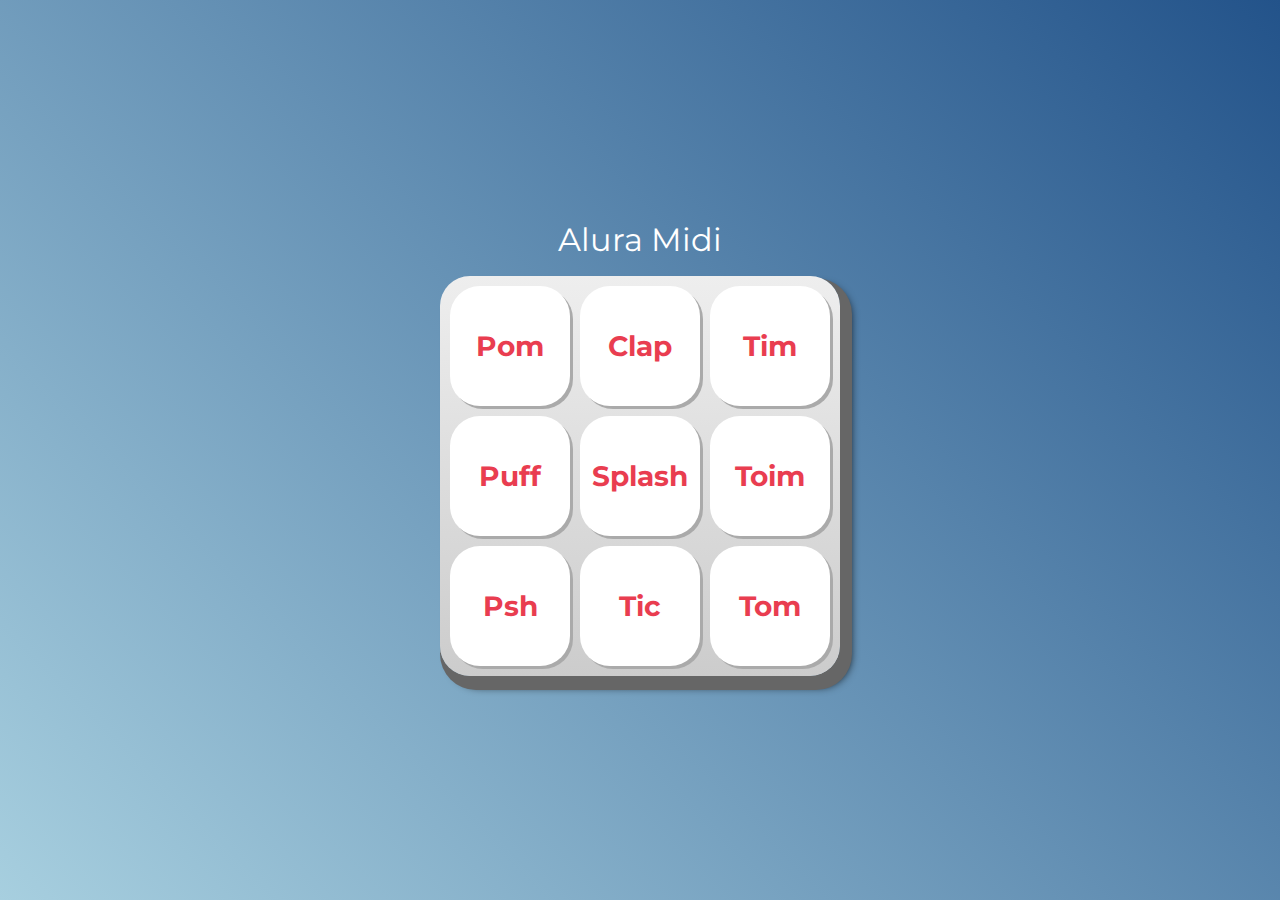
<file: alura aula01/index.html>
<!DOCTYPE html>
<html lang="pt-BR">
<head>
    <meta charset="UTF-8">
    <meta http-equiv="X-UA-Compatible" content="IE=edge">
    <meta name="viewport" content="width=device-width, initial-scale=1.0">

    <title>Alura MIDI</title>

    <link rel="preconnect" href="https://fonts.googleapis.com">
    <link rel="preconnect" href="https://fonts.gstatic.com" crossorigin>
    <link href="https://fonts.googleapis.com/css2?family=Montserrat:wght@500;600&display=swap" rel="stylesheet">

    <link rel="icon" type="image/png" href="images/bateria.png">
    <link rel="stylesheet" href="css/reset.css">
    <link rel="stylesheet" href="css/estilos.css">

    <script src="main.js"></script>

</head>
<body>

    <h1>Alura Midi</h1>

    <section class="teclado">
        <button class="tecla tecla_pom" onclick="clicar()">Pom</button>
        <button class="tecla tecla_clap" onclick="clap()">Clap</button>
        <button class="tecla tecla_tim">Tim</button>

        <button class="tecla tecla_puff">Puff</button>
        <button class="tecla tecla_splash">Splash</button>
        <button class="tecla tecla_toim">Toim</button>

        <button class="tecla tecla_psh">Psh</button>
        <button class="tecla tecla_tic">Tic</button>
        <button class="tecla tecla_tom">Tom</button>
    </section>

    <audio src="sounds/keyq.wav" id="som_tecla_pom"></audio>
    <audio src="sounds/keyw.wav" id="som_tecla_clap"></audio>
    <audio src="sounds/keye.wav" id="som_tecla_tim"></audio>
    <audio src="sounds/keya.wav" id="som_tecla_puff"></audio>
    <audio src="sounds/keys.wav" id="som_tecla_splash"></audio>
    <audio src="sounds/keyd.wav" id="som_tecla_toim"></audio>
    <audio src="sounds/keyz.wav" id="som_tecla_psh"></audio>
    <audio src="sounds/keyx.wav" id="som_tecla_tic"></audio>
    <audio src="sounds/keyc.wav" id="som_tecla_tom"></audio>

</body>
</html>
</file>
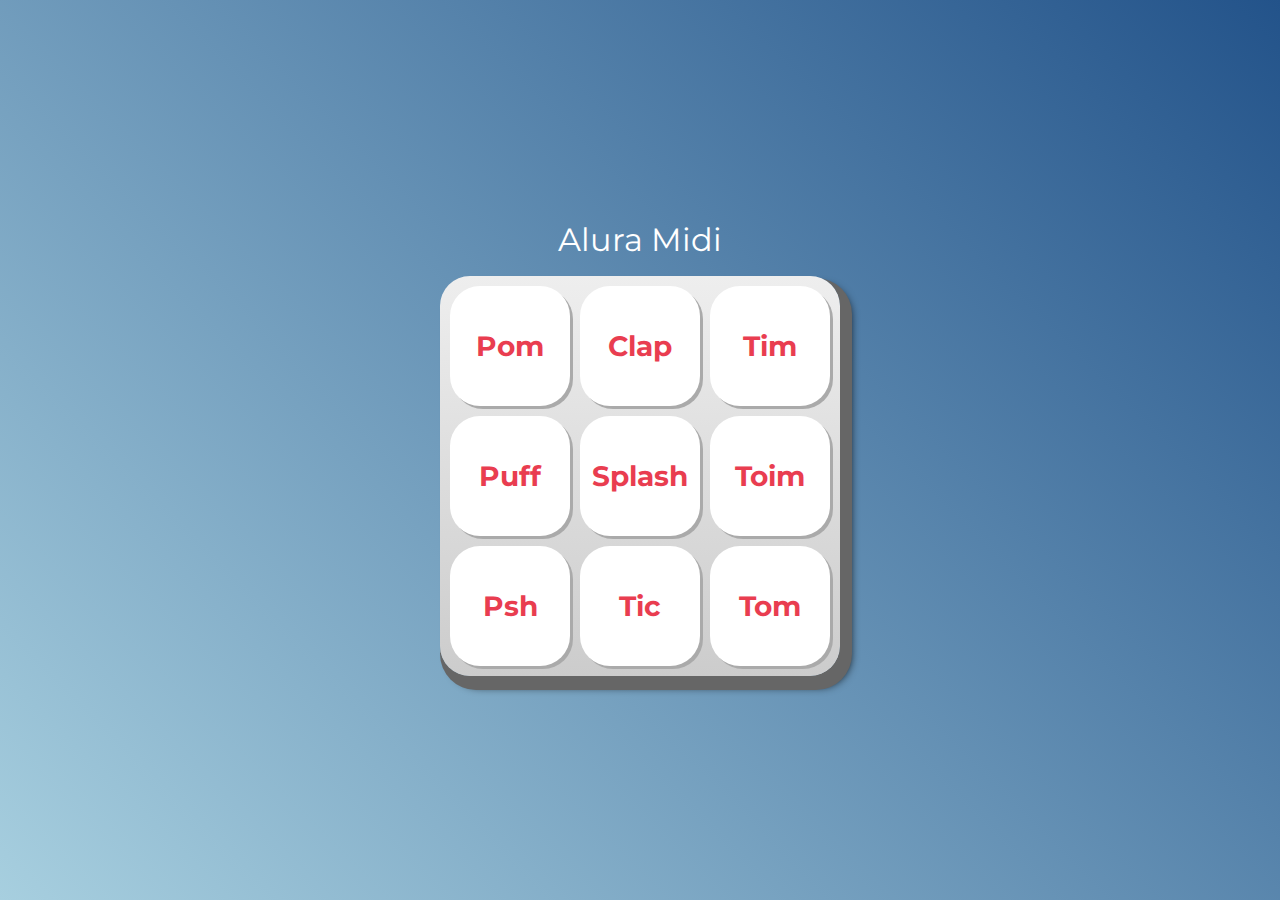
<file: alura aula02/index.html>
<!DOCTYPE html>
<html lang="pt-BR">
<head>
    <meta charset="UTF-8">
    <meta http-equiv="X-UA-Compatible" content="IE=edge">
    <meta name="viewport" content="width=device-width, initial-scale=1.0">

    <title>Alura MIDI</title>

    <link rel="preconnect" href="https://fonts.googleapis.com">
    <link rel="preconnect" href="https://fonts.gstatic.com" crossorigin>
    <link href="https://fonts.googleapis.com/css2?family=Montserrat:wght@500;600&display=swap" rel="stylesheet">

    <link rel="icon" type="image/png" href="images/bateria.png">
    <link rel="stylesheet" href="css/reset.css">
    <link rel="stylesheet" href="css/estilos.css">

</head>
<body>

    <h1>Alura Midi</h1>

    <section class="teclado">
        <button class="tecla tecla_pom" onclick="tocasom()">Pom</button>
        <button class="tecla tecla_clap">Clap</button>
        <button class="tecla tecla_tim">Tim</button>

        <button class="tecla tecla_puff">Puff</button>
        <button class="tecla tecla_splash">Splash</button>
        <button class="tecla tecla_toim">Toim</button>

        <button class="tecla tecla_psh">Psh</button>
        <button class="tecla tecla_tic">Tic</button>
        <button class="tecla tecla_tom">Tom</button>
    </section>

    <audio src="sounds/keyq.wav" id="som_tecla_pom"></audio>
    <audio src="sounds/keyw.wav" id="som_tecla_clap"></audio>
    <audio src="sounds/keye.wav" id="som_tecla_tim"></audio>
    <audio src="sounds/keya.wav" id="som_tecla_puff"></audio>
    <audio src="sounds/keys.wav" id="som_tecla_splash"></audio>
    <audio src="sounds/keyd.wav" id="som_tecla_toim"></audio>
    <audio src="sounds/keyz.wav" id="som_tecla_psh"></audio>
    <audio src="sounds/keyx.wav" id="som_tecla_tic"></audio>
    <audio src="sounds/keyc.wav" id="som_tecla_tom"></audio>

    <script src="main.js"></script>

</body>
</html>
</file>
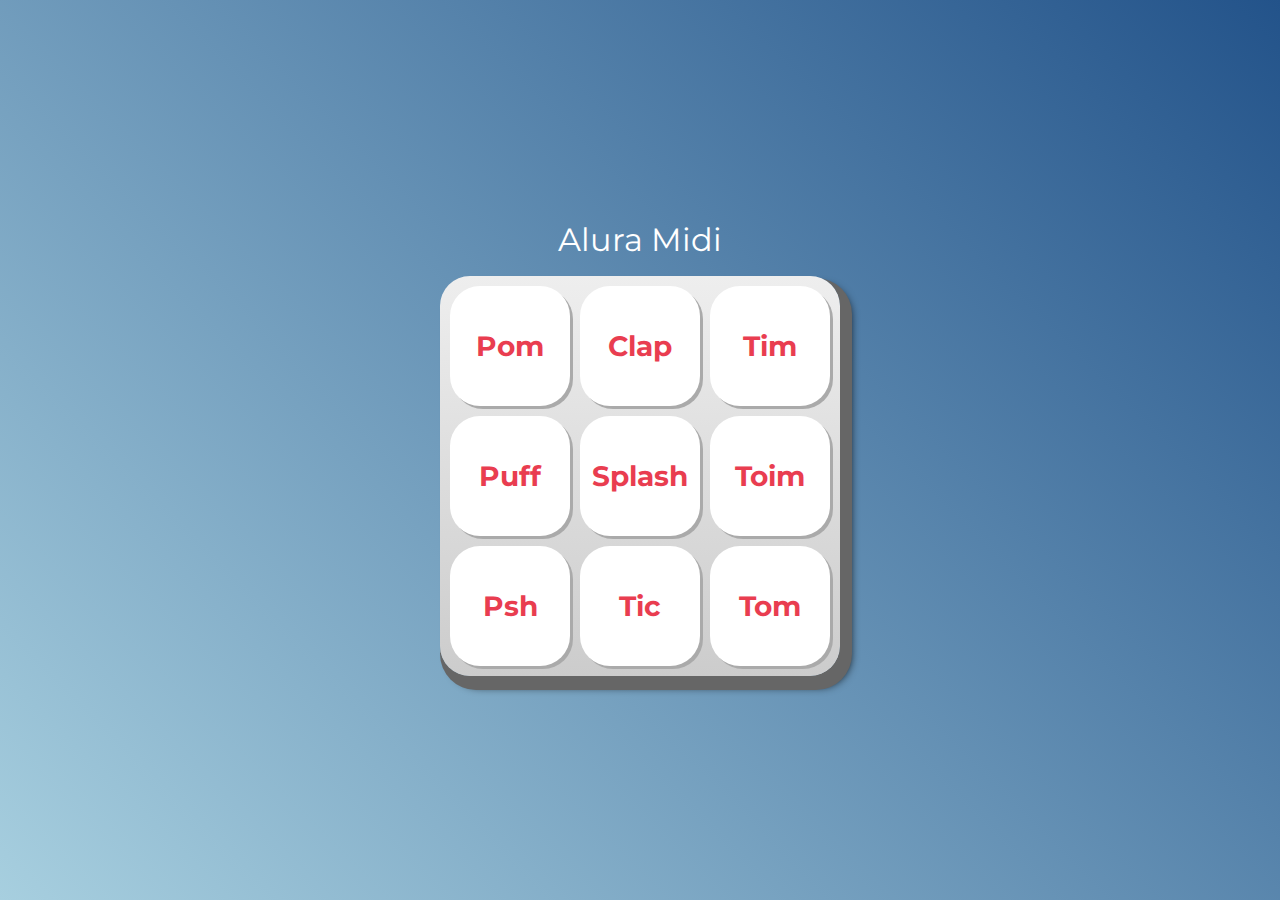
<file: alura aula03/index.html>
<!DOCTYPE html>
<html lang="pt-BR">
<head>
    <meta charset="UTF-8">
    <meta http-equiv="X-UA-Compatible" content="IE=edge">
    <meta name="viewport" content="width=device-width, initial-scale=1.0">

    <title>Alura MIDI</title>

    <link rel="preconnect" href="https://fonts.googleapis.com">
    <link rel="preconnect" href="https://fonts.gstatic.com" crossorigin>
    <link href="https://fonts.googleapis.com/css2?family=Montserrat:wght@500;600&display=swap" rel="stylesheet">

    <link rel="icon" type="image/png" href="images/bateria.png">
    <link rel="stylesheet" href="css/reset.css">
    <link rel="stylesheet" href="css/estilos.css">

</head>
<body>

    <h1>Alura Midi</h1>

    <section class="teclado">
        <button class="tecla tecla_pom">Pom</button>
        <button class="tecla tecla_clap">Clap</button>
        <button class="tecla tecla_tim">Tim</button>

        <button class="tecla tecla_puff">Puff</button>
        <button class="tecla tecla_splash">Splash</button>
        <button class="tecla tecla_toim">Toim</button>

        <button class="tecla tecla_psh">Psh</button>
        <button class="tecla tecla_tic">Tic</button>
        <button class="tecla tecla_tom">Tom</button>
    </section>

    <audio src="sounds/keyq.wav" id="som_tecla_pom"></audio>
    <audio src="sounds/keyw.wav" id="som_tecla_clap"></audio>
    <audio src="sounds/keye.wav" id="som_tecla_tim"></audio>
    <audio src="sounds/keya.wav" id="som_tecla_puff"></audio>
    <audio src="sounds/keys.wav" id="som_tecla_splash"></audio>
    <audio src="sounds/keyd.wav" id="som_tecla_toim"></audio>
    <audio src="sounds/keyz.wav" id="som_tecla_psh"></audio>
    <audio src="sounds/keyx.wav" id="som_tecla_tic"></audio>
    <audio src="sounds/keyc.wav" id="som_tecla_tom"></audio>

    <script src="main.js"></script>

</body>
</html>
</file>
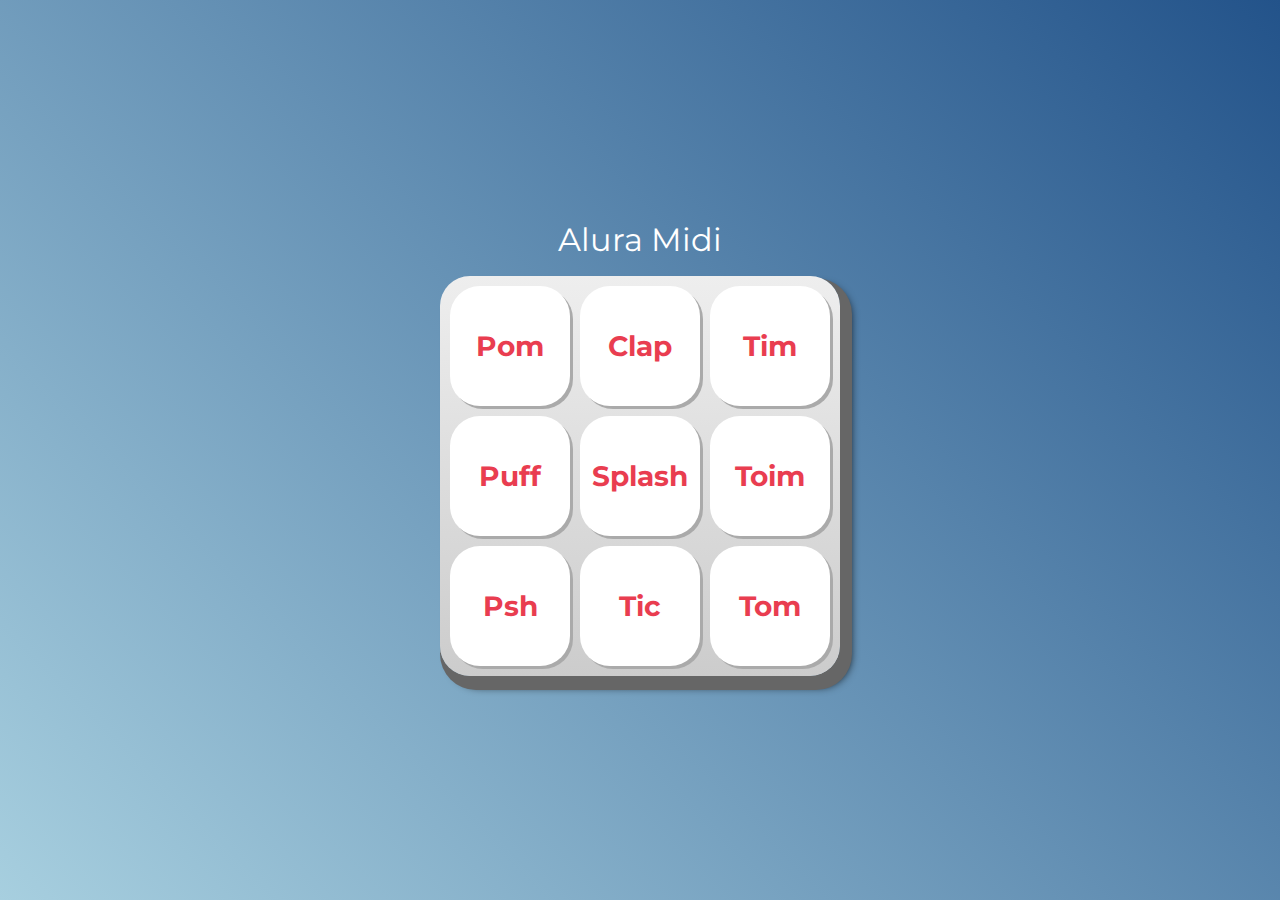
<file: aluramidi-curso-arquivos-iniciais/index.html>
<!DOCTYPE html>
<html lang="pt-BR">
<head>
    <meta charset="UTF-8">
    <meta http-equiv="X-UA-Compatible" content="IE=edge">
    <meta name="viewport" content="width=device-width, initial-scale=1.0">

    <title>Alura MIDI</title>

    <link rel="preconnect" href="https://fonts.googleapis.com">
    <link rel="preconnect" href="https://fonts.gstatic.com" crossorigin>
    <link href="https://fonts.googleapis.com/css2?family=Montserrat:wght@500;600&display=swap" rel="stylesheet">

    <link rel="icon" type="image/png" href="images/bateria.png">
    <link rel="stylesheet" href="css/reset.css">
    <link rel="stylesheet" href="css/estilos.css">
    

</head>
<body>

    <h1>Alura Midi</h1>

    <section class="teclado">
        <button  class="tecla tecla_pom">Pom</button>
        <button class="tecla tecla_clap">Clap</button>
        <button class="tecla tecla_tim">Tim</button>

        <button class="tecla tecla_puff">Puff</button>
        <button class="tecla tecla_splash">Splash</button>
        <button class="tecla tecla_toim">Toim</button>

        <button class="tecla tecla_psh">Psh</button>
        <button class="tecla tecla_tic">Tic</button>
        <button class="tecla tecla_tom">Tom</button>
    </section>

    <audio src="sounds/keyq.wav" id="som_tecla_pom"></audio>
    <audio src="sounds/keyw.wav" id="som_tecla_clap"></audio>
    <audio src="sounds/keye.wav" id="som_tecla_tim"></audio>
    <audio src="sounds/keya.wav" id="som_tecla_puff"></audio>
    <audio src="sounds/keys.wav" id="som_tecla_splash"></audio>
    <audio src="sounds/keyd.wav" id="som_tecla_toim"></audio>
    <audio src="sounds/keyz.wav" id="som_tecla_psh"></audio>
    <audio src="sounds/keyx.wav" id="som_tecla_tic"></audio>
    <audio src="sounds/keyc.wav" id="som_tecla_tom"></audio>
    <script src="main.js"></script>
</body>
</html>
</file>
<file: alura aula01/css/estilos.css>
:root {
  --cinza: #aaa;
  --vermelha: #e93d50;
  --vermelha-escura: #af303f;
  --branca: #fff;
  --luz: rgb(229, 255, 0);
}

body {
  align-items: center;
  background: linear-gradient(45deg, #a7cfdf 0%,#23538a 100%);
  display: flex;
  justify-content: center;
  flex-direction: column;
  font-family: 'Montserrat', sans-serif;
  min-height: 100vh;
}

h1 {
  color: var(--branca);
  margin-bottom: 20px;
  font-size: 2rem;
}

.teclado {
  background: linear-gradient(to bottom, #eeeeee 0%,#cccccc 100%);
  box-shadow: 6px 8px 0 6px #666, 10px 10px 10px #000;
  border-radius: 30px;
  display: grid;
  gap: 10px;
  grid-template-columns: repeat(3, 1fr);
  padding: 10px;
}

.tecla {
  background-color: var(--branca);
  border-radius: 30px;
  box-shadow: 3px 3px 0 var(--cinza);
  color: var(--vermelha);
  cursor: pointer;
  height: 120px;
  font-size: 1.75em;
  font-weight: bold;
  line-height: 120px;
  text-align: center;
  width: 120px;
}

.tecla.ativa,
.tecla:active {
  background-color: var(--vermelha);
  border: 4px solid  var(--vermelha);
  box-shadow: 3px 3px 0 var(--vermelha-escura) inset;
  color: var(--branca);
  outline: none;
}

.tecla.focus,
.tecla:focus {
  outline: none;
  box-shadow: 1px 1px 10px var(--luz);
}

.tecla.active:focus,
.tecla:active:focus {
  box-shadow: 3px 3px 0 var(--vermelha-escura) inset, 1px 1px 10px var(--luz);
}
</file>
<file: alura aula02/css/estilos.css>
:root {
  --cinza: #aaa;
  --vermelha: #e93d50;
  --vermelha-escura: #af303f;
  --branca: #fff;
  --luz: rgb(229, 255, 0);
}

body {
  align-items: center;
  background: linear-gradient(45deg, #a7cfdf 0%,#23538a 100%);
  display: flex;
  justify-content: center;
  flex-direction: column;
  font-family: 'Montserrat', sans-serif;
  min-height: 100vh;
}

h1 {
  color: var(--branca);
  margin-bottom: 20px;
  font-size: 2rem;
}

.teclado {
  background: linear-gradient(to bottom, #eeeeee 0%,#cccccc 100%);
  box-shadow: 6px 8px 0 6px #666, 10px 10px 10px #000;
  border-radius: 30px;
  display: grid;
  gap: 10px;
  grid-template-columns: repeat(3, 1fr);
  padding: 10px;
}

.tecla {
  background-color: var(--branca);
  border-radius: 30px;
  box-shadow: 3px 3px 0 var(--cinza);
  color: var(--vermelha);
  cursor: pointer;
  height: 120px;
  font-size: 1.75em;
  font-weight: bold;
  line-height: 120px;
  text-align: center;
  width: 120px;
}

.tecla.ativa,
.tecla:active {
  background-color: var(--vermelha);
  border: 4px solid  var(--vermelha);
  box-shadow: 3px 3px 0 var(--vermelha-escura) inset;
  color: var(--branca);
  outline: none;
}

.tecla.focus,
.tecla:focus {
  outline: none;
  box-shadow: 1px 1px 10px var(--luz);
}

.tecla.active:focus,
.tecla:active:focus {
  box-shadow: 3px 3px 0 var(--vermelha-escura) inset, 1px 1px 10px var(--luz);
}
</file>
<file: alura aula03/css/estilos.css>
:root {
  --cinza: #aaa;
  --vermelha: #e93d50;
  --vermelha-escura: #af303f;
  --branca: #fff;
  --luz: rgb(229, 255, 0);
}

body {
  align-items: center;
  background: linear-gradient(45deg, #a7cfdf 0%,#23538a 100%);
  display: flex;
  justify-content: center;
  flex-direction: column;
  font-family: 'Montserrat', sans-serif;
  min-height: 100vh;
}

h1 {
  color: var(--branca);
  margin-bottom: 20px;
  font-size: 2rem;
}

.teclado {
  background: linear-gradient(to bottom, #eeeeee 0%,#cccccc 100%);
  box-shadow: 6px 8px 0 6px #666, 10px 10px 10px #000;
  border-radius: 30px;
  display: grid;
  gap: 10px;
  grid-template-columns: repeat(3, 1fr);
  padding: 10px;
}

.tecla {
  background-color: var(--branca);
  border-radius: 30px;
  box-shadow: 3px 3px 0 var(--cinza);
  color: var(--vermelha);
  cursor: pointer;
  height: 120px;
  font-size: 1.75em;
  font-weight: bold;
  line-height: 120px;
  text-align: center;
  width: 120px;
}

.tecla.ativa,
.tecla:active {
  background-color: var(--vermelha);
  border: 4px solid  var(--vermelha);
  box-shadow: 3px 3px 0 var(--vermelha-escura) inset;
  color: var(--branca);
  outline: none;
}

.tecla.focus,
.tecla:focus {
  outline: none;
  box-shadow: 1px 1px 10px var(--luz);
}

.tecla.active:focus,
.tecla:active:focus {
  box-shadow: 3px 3px 0 var(--vermelha-escura) inset, 1px 1px 10px var(--luz);
}
</file>
<file: aluramidi-curso-arquivos-iniciais/css/estilos.css>
:root {
  --cinza: #aaa;
  --vermelha: #e93d50;
  --vermelha-escura: #af303f;
  --branca: #fff;
  --luz: rgb(229, 255, 0);
}

body {
  align-items: center;
  background: linear-gradient(45deg, #a7cfdf 0%,#23538a 100%);
  display: flex;
  justify-content: center;
  flex-direction: column;
  font-family: 'Montserrat', sans-serif;
  min-height: 100vh;
}

h1 {
  color: var(--branca);
  margin-bottom: 20px;
  font-size: 2rem;
}

.teclado {
  background: linear-gradient(to bottom, #eeeeee 0%,#cccccc 100%);
  box-shadow: 6px 8px 0 6px #666, 10px 10px 10px #000;
  border-radius: 30px;
  display: grid;
  gap: 10px;
  grid-template-columns: repeat(3, 1fr);
  padding: 10px;
}

.tecla {
  background-color: var(--branca);
  border-radius: 30px;
  box-shadow: 3px 3px 0 var(--cinza);
  color: var(--vermelha);
  cursor: pointer;
  height: 120px;
  font-size: 1.75em;
  font-weight: bold;
  line-height: 120px;
  text-align: center;
  width: 120px;
}

.tecla.ativa,
.tecla:active {
  background-color: var(--vermelha);
  border: 4px solid  var(--vermelha);
  box-shadow: 3px 3px 0 var(--vermelha-escura) inset;
  color: var(--branca);
  outline: none;
}

.tecla.focus,
.tecla:focus {
  outline: none;
  box-shadow: 1px 1px 10px var(--luz);
}

.tecla.active:focus,
.tecla:active:focus {
  box-shadow: 3px 3px 0 var(--vermelha-escura) inset, 1px 1px 10px var(--luz);
}

#som_tecla_pom{

  margin-top:20px;
  background-color: #000;
}
</file>
